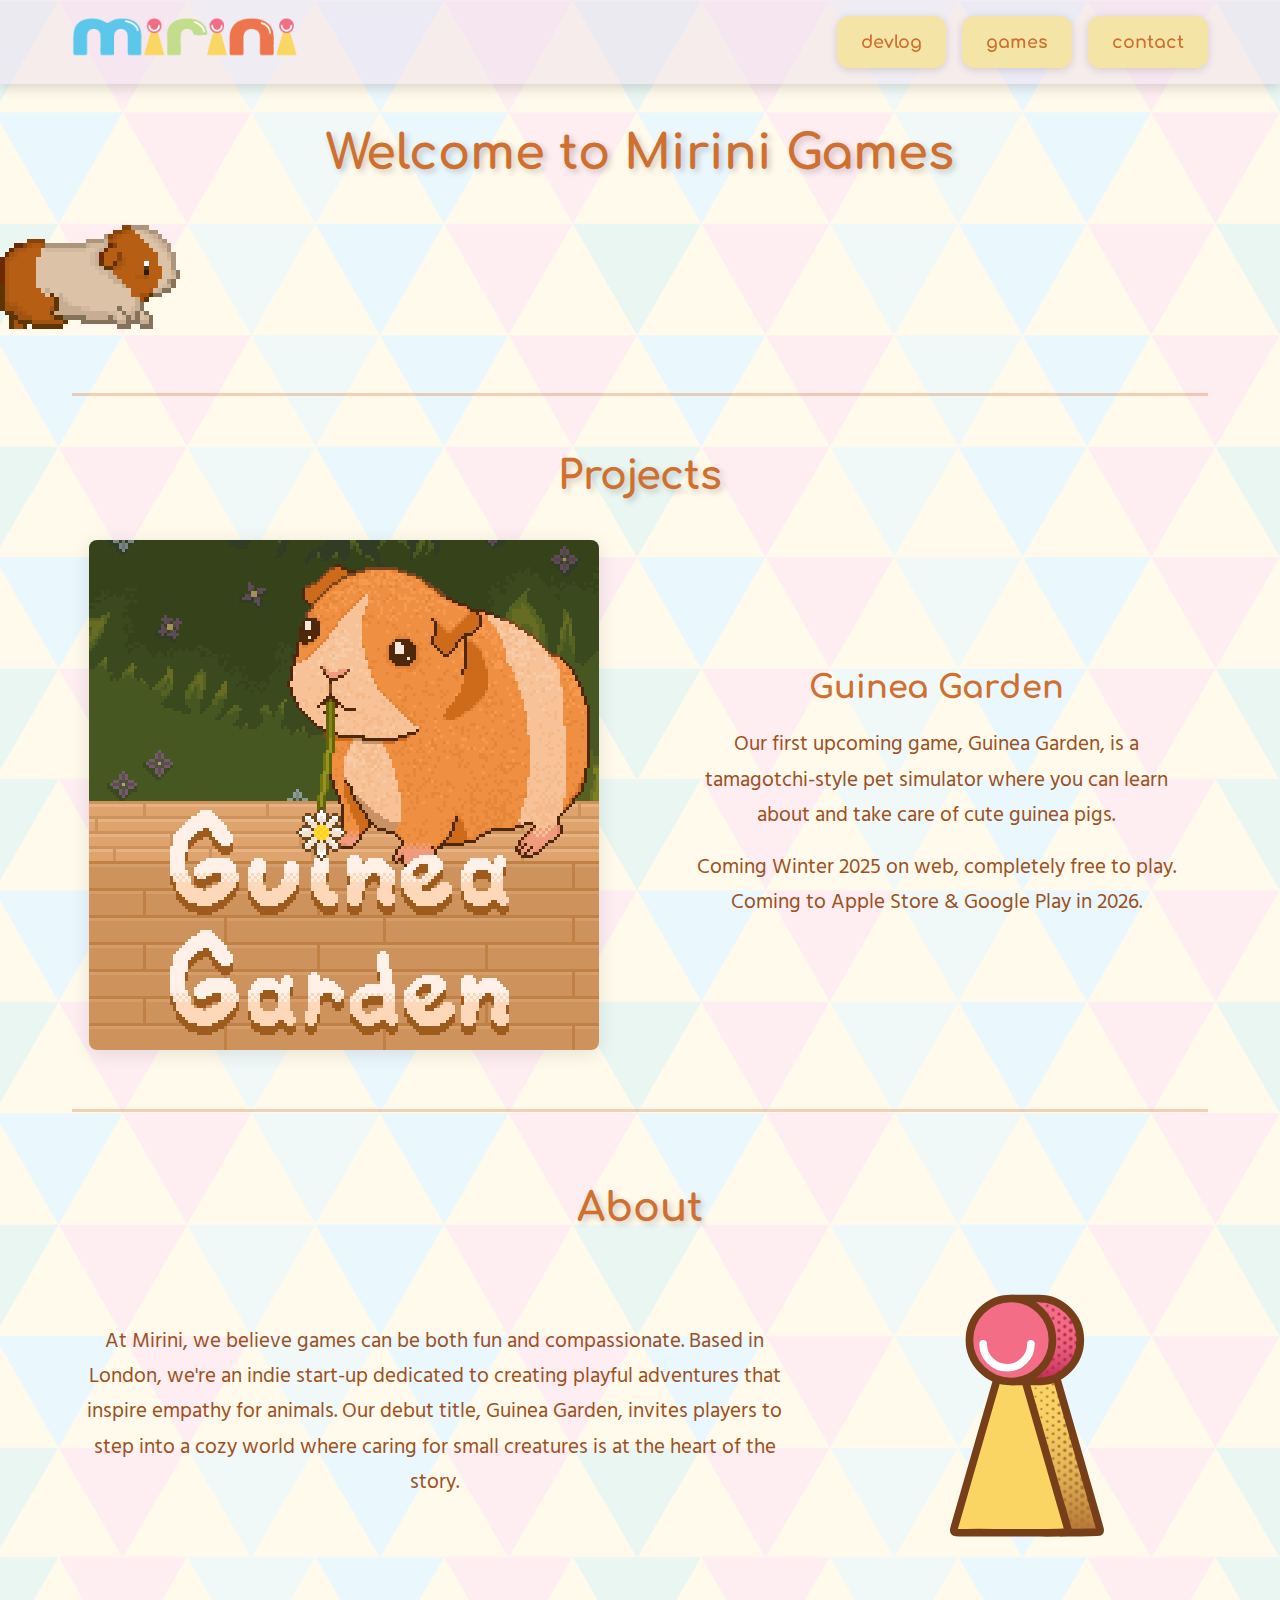
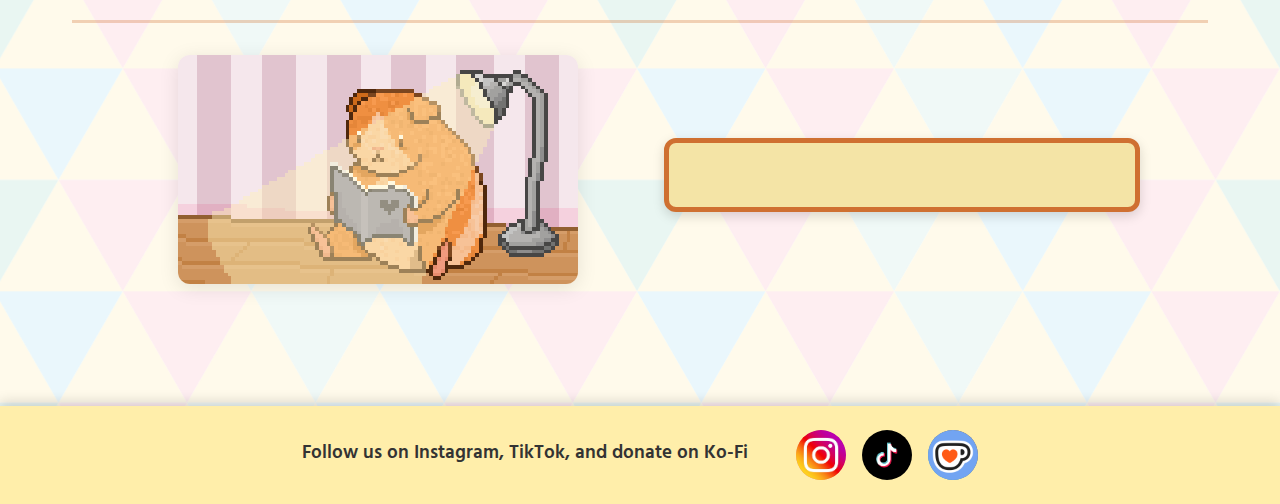
<file: index.html>
<!DOCTYPE html>
<html lang="en">
<head>
    <meta charset="UTF-8">
    <meta name="viewport" content="width=device-width, initial-scale=1.0">
    <title>Mirini Games - Welcome</title>
    <link rel="stylesheet" href="css/styles.css">
    <link href="https://fonts.googleapis.com/css2?family=Comfortaa:wght@400;700&family=Hind+Guntur:wght@400;500&display=swap" rel="stylesheet">
    
    <!-- Google tag (gtag.js) -->
    <script async src="https://www.googletagmanager.com/gtag/js?id=G-4J4Q8JQ5W8"></script>
    <script>
      window.dataLayer = window.dataLayer || [];
      function gtag(){dataLayer.push(arguments);}
      gtag('js', new Date());

      gtag('config', 'G-4J4Q8JQ5W8');
    </script>
    
    <!-- MailerLite Universal -->
    <script>
        (function(w,d,e,u,f,l,n){w[f]=w[f]||function(){(w[f].q=w[f].q||[])
        .push(arguments);},l=d.createElement(e),l.async=1,l.src=u,
        n=d.getElementsByTagName(e)[0],n.parentNode.insertBefore(l,n);})
        (window,document,'script','https://assets.mailerlite.com/js/universal.js','ml');
        ml('account', '1709726');
    </script>
    <!-- End MailerLite Universal -->
</head>
<body>
    <!-- Header -->
    <header class="header">
        <div class="header-content">
                            <div class="logo">
                    <a href="index.html">
                        <img src="assets/branding/letter-logo.png" alt="Mirini Games Logo" class="logo-image">
                    </a>
                </div>
            <nav class="navigation">
                <a href="devlog.html" class="nav-button">devlog</a>
                <a href="games.html" class="nav-button">games</a>
                <a href="contact.html" class="nav-button">contact</a>
            </nav>
        </div>
    </header>

    <!-- Main Content -->
    <main class="main-content">
        <!-- Welcome Section -->
        <section class="welcome-section">
            <h1 class="section-header">Welcome to Mirini Games</h1>
                         <div class="guinea-pigs-animation-container">
                 <div class="walking-guinea-pig"></div>
             </div>
        </section>

        <!-- Projects Section -->
        <section class="projects-section">
            <h2 class="section-header">Projects</h2>
            <div class="project-content">
                                                 <div class="project-image">
                    <a href="games.html">
                        <img src="assets/images/guineaGardenCover.png" alt="Guinea Garden Game" class="game-image">
                    </a>
                </div>
                <div class="project-text">
                    <h3 class="game-title">
                        <a href="games.html">Guinea Garden</a>
                    </h3>
                    <p class="game-description">
                        Our first upcoming game, Guinea Garden, is a tamagotchi-style pet simulator where you can learn about and take care of cute guinea pigs.
                    </p>
                    <p class="release-info">
                        Coming Winter 2025 on web, completely free to play. Coming to Apple Store & Google Play in 2026.
                    </p>
                </div>
            </div>
        </section>

        <!-- About Section -->
        <section class="about-section">
            <h2 class="section-header">About</h2>
            <div class="about-content">
                <div class="about-text">
                    <p>
                        At Mirini, we believe games can be both fun and compassionate. Based in London, we're an indie start-up dedicated to creating playful adventures that inspire empathy for animals. Our debut title, Guinea Garden, invites players to step into a cozy world where caring for small creatures is at the heart of the story.
                    </p>
                </div>
                <div class="about-logo">
                    <img src="assets/branding/image-logo.svg" alt="Mirini Logo" class="about-logo-image">
                </div>
            </div>
        </section>

        <!-- Newsletter Section -->
        <section class="newsletter-section">
            <div class="newsletter-container">
                <div class="newsletter-art">
                    <img src="assets/images/newsletter-art.png" alt="Newsletter Art">
                </div>
                <div class="newsletter-form">
                    <div class="ml-embedded" data-form="zV0ZJa"></div>
                </div>
            </div>
        </section>
    </main>

    <!-- Footer -->
    <footer class="footer">
        <div class="footer-content">
            <div class="footer-text">
                Follow us on Instagram, TikTok, and donate on Ko-Fi
            </div>
                                     <div class="social-icons">
                <a href="https://www.instagram.com/mirinigames/" class="social-icon instagram" target="_blank" rel="noopener noreferrer">
                    <img src="assets/ui/insta-logo.jpg" alt="Instagram">
                </a>
                <a href="https://www.tiktok.com/@mirinigames" class="social-icon tiktok" target="_blank" rel="noopener noreferrer">
                    <img src="assets/ui/tiktok-logo.png" alt="TikTok">
                </a>
                <a href="https://ko-fi.com/mirini" class="social-icon kofi" target="_blank" rel="noopener noreferrer">
                    <img src="assets/ui/kofi-logo.png" alt="Ko-Fi">
                </a>
            </div>
        </div>
    </footer>
</body>
</html>
</file>
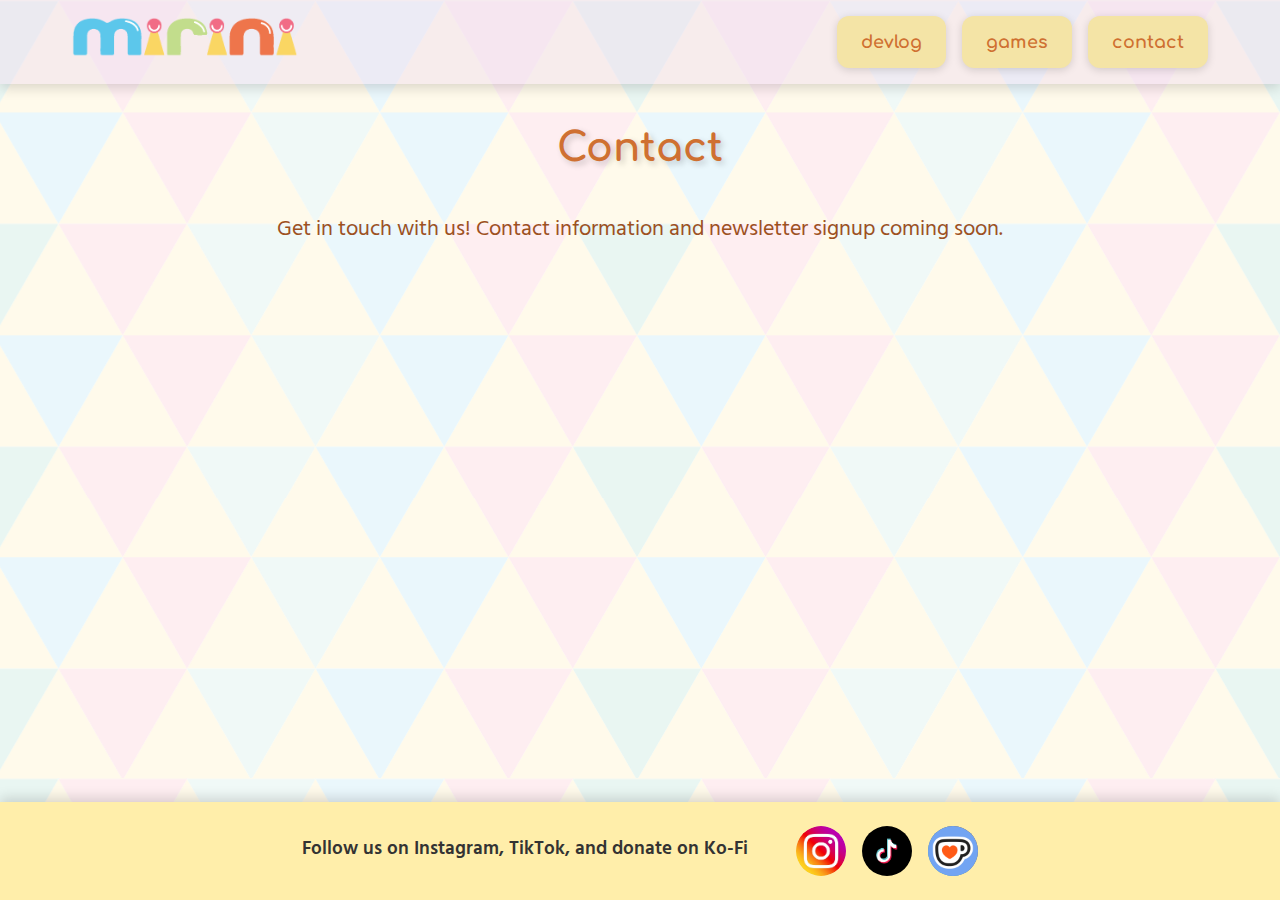
<file: contact.html>
<!DOCTYPE html>
<html lang="en">
<head>
    <meta charset="UTF-8">
    <meta name="viewport" content="width=device-width, initial-scale=1.0">
    <title>Mirini Games - Contact</title>
    <link rel="stylesheet" href="css/styles.css">
    <link href="https://fonts.googleapis.com/css2?family=Comfortaa:wght@400;700&family=Hind+Guntur:wght@400;500&display=swap" rel="stylesheet">
</head>
<body>
    <!-- Header -->
    <header class="header">
        <div class="header-content">
                            <div class="logo">
                    <a href="index.html">
                        <img src="assets/branding/letter-logo.png" alt="Mirini Games Logo" class="logo-image">
                    </a>
                </div>
            <nav class="navigation">
                <a href="devlog.html" class="nav-button">devlog</a>
                <a href="games.html" class="nav-button">games</a>
                <a href="contact.html" class="nav-button">contact</a>
            </nav>
        </div>
    </header>

    <!-- Main Content -->
    <main class="main-content">
        <section class="contact-section">
            <h1 class="section-header">Contact</h1>
            <div class="contact-content">
                <p>Get in touch with us! Contact information and newsletter signup coming soon.</p>
            </div>
        </section>
    </main>

    <!-- Footer -->
    <footer class="footer">
        <div class="footer-content">
            <div class="footer-text">
                Follow us on Instagram, TikTok, and donate on Ko-Fi
            </div>
                                     <div class="social-icons">
                <a href="https://www.instagram.com/mirinigames/" class="social-icon instagram" target="_blank" rel="noopener noreferrer">
                    <img src="assets/ui/insta-logo.jpg" alt="Instagram">
                </a>
                <a href="https://www.tiktok.com/@mirinigames" class="social-icon tiktok" target="_blank" rel="noopener noreferrer">
                    <img src="assets/ui/tiktok-logo.png" alt="TikTok">
                </a>
                <a href="https://ko-fi.com/mirini" class="social-icon kofi" target="_blank" rel="noopener noreferrer">
                    <img src="assets/ui/kofi-logo.png" alt="Ko-Fi">
                </a>
            </div>
        </div>
    </footer>
</body>
</html>
</file>
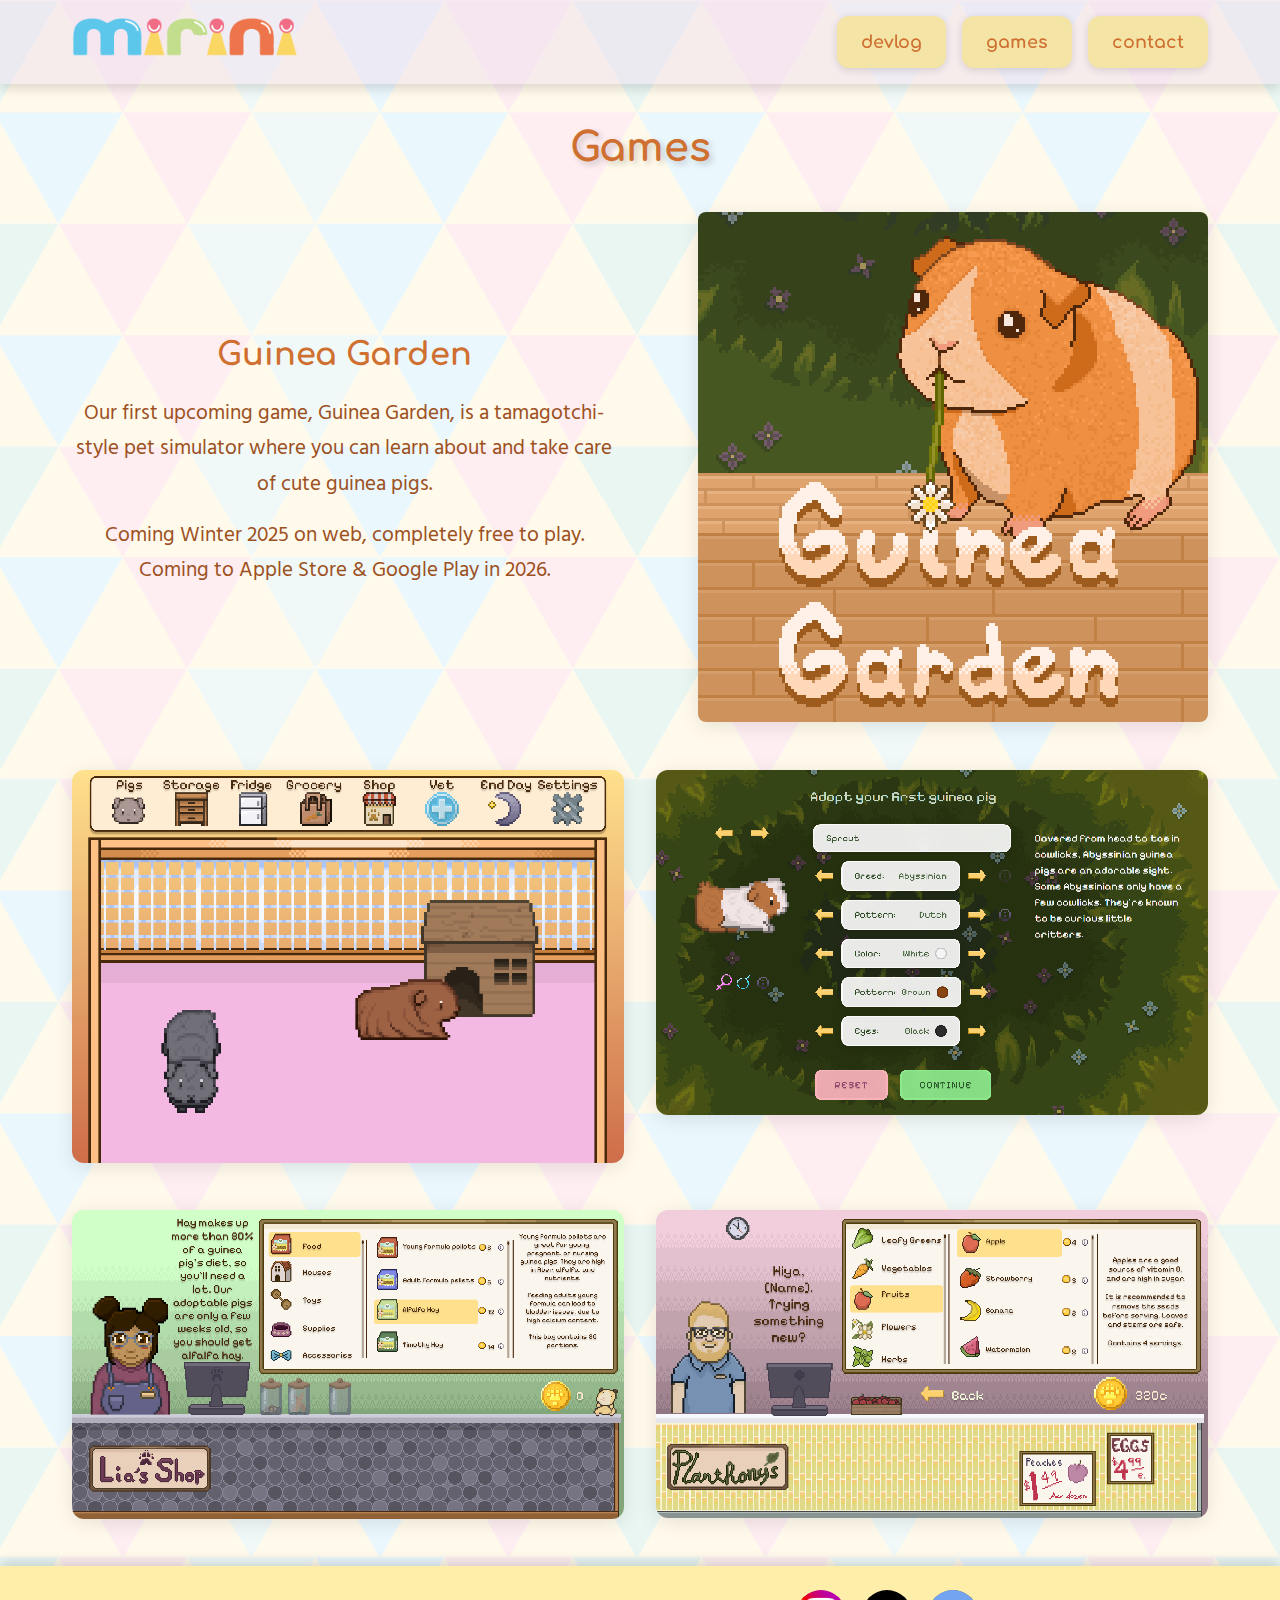
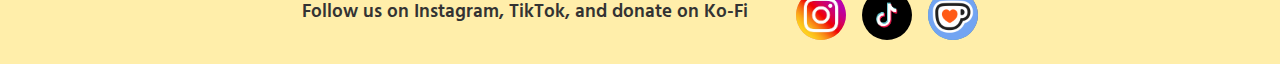
<file: games.html>
<!DOCTYPE html>
<html lang="en">
<head>
    <meta charset="UTF-8">
    <meta name="viewport" content="width=device-width, initial-scale=1.0">
    <title>Mirini Games - Games</title>
    <link rel="icon" type="image/svg+xml" href="assets/branding/image-logo.svg">
    <link rel="alternate icon" type="image/png" href="assets/branding/letter-logo.png">
    <link rel="stylesheet" href="css/styles.css">
    <link href="https://fonts.googleapis.com/css2?family=Comfortaa:wght@400;700&family=Hind+Guntur:wght@400;500&display=swap" rel="stylesheet">
    
    <!-- Google tag (gtag.js) -->
    <script async src="https://www.googletagmanager.com/gtag/js?id=G-4J4Q8JQ5W8"></script>
    <script>
      window.dataLayer = window.dataLayer || [];
      function gtag(){dataLayer.push(arguments);}
      gtag('js', new Date());

      gtag('config', 'G-4J4Q8JQ5W8');
    </script>
</head>
<body>
    <!-- Header -->
    <header class="header">
        <div class="header-content">
                            <div class="logo">
                    <a href="index.html">
                        <img src="assets/branding/letter-logo.png" alt="Mirini Games Logo" class="logo-image">
                    </a>
                </div>
            <nav class="navigation">
                <a href="devlog.html" class="nav-button">devlog</a>
                <a href="games.html" class="nav-button">games</a>
                <a href="contact.html" class="nav-button">contact</a>
            </nav>
        </div>
    </header>

    <!-- Main Content -->
    <main class="main-content">
        <section class="games-section">
            <h1 class="section-header">Games</h1>
            <div class="games-content">
                                                 <div class="game-card">
                    <div class="game-text">
                        <h3 class="game-title">Guinea Garden</h3>
                        <p class="game-description">
                            Our first upcoming game, Guinea Garden, is a tamagotchi-style pet simulator where you can learn about and take care of cute guinea pigs.
                        </p>
                        <p class="release-info">
                            Coming Winter 2025 on web, completely free to play. Coming to Apple Store & Google Play in 2026.
                        </p>
                    </div>
                    <img src="assets/images/guineaGardenCover.png" alt="Guinea Garden Game" class="game-image">
                </div>
                
                <div class="game-screenshots">
                    <div class="screenshot-grid">
                        <div class="screenshot-item">
                            <img src="assets/images/cageScreen.png" alt="Guinea Garden Cage Screen" class="screenshot-image">
                        </div>
                        <div class="screenshot-item">
                            <img src="assets/images/customizer.png" alt="Guinea Garden Customizer" class="screenshot-image">
                        </div>
                        <div class="screenshot-item">
                            <img src="assets/images/LiaShop.png" alt="Guinea Garden Shop" class="screenshot-image">
                        </div>
                        <div class="screenshot-item">
                            <img src="assets/images/planthony.png" alt="Guinea Garden Plant" class="screenshot-image">
                        </div>
                    </div>
                </div>
            </div>
        </section>
    </main>

    <!-- Footer -->
    <footer class="footer">
        <div class="footer-content">
            <div class="footer-text">
                Follow us on Instagram, TikTok, and donate on Ko-Fi
            </div>
                                     <div class="social-icons">
                <a href="https://www.instagram.com/mirinigames/" class="social-icon instagram" target="_blank" rel="noopener noreferrer">
                    <img src="assets/ui/insta-logo.jpg" alt="Instagram">
                </a>
                <a href="https://www.tiktok.com/@mirinigames" class="social-icon tiktok" target="_blank" rel="noopener noreferrer">
                    <img src="assets/ui/tiktok-logo.png" alt="TikTok">
                </a>
                <a href="https://ko-fi.com/mirini" class="social-icon kofi" target="_blank" rel="noopener noreferrer">
                    <img src="assets/ui/kofi-logo.png" alt="Ko-Fi">
                </a>
            </div>
        </div>
    </footer>
</body>
</html>
</file>
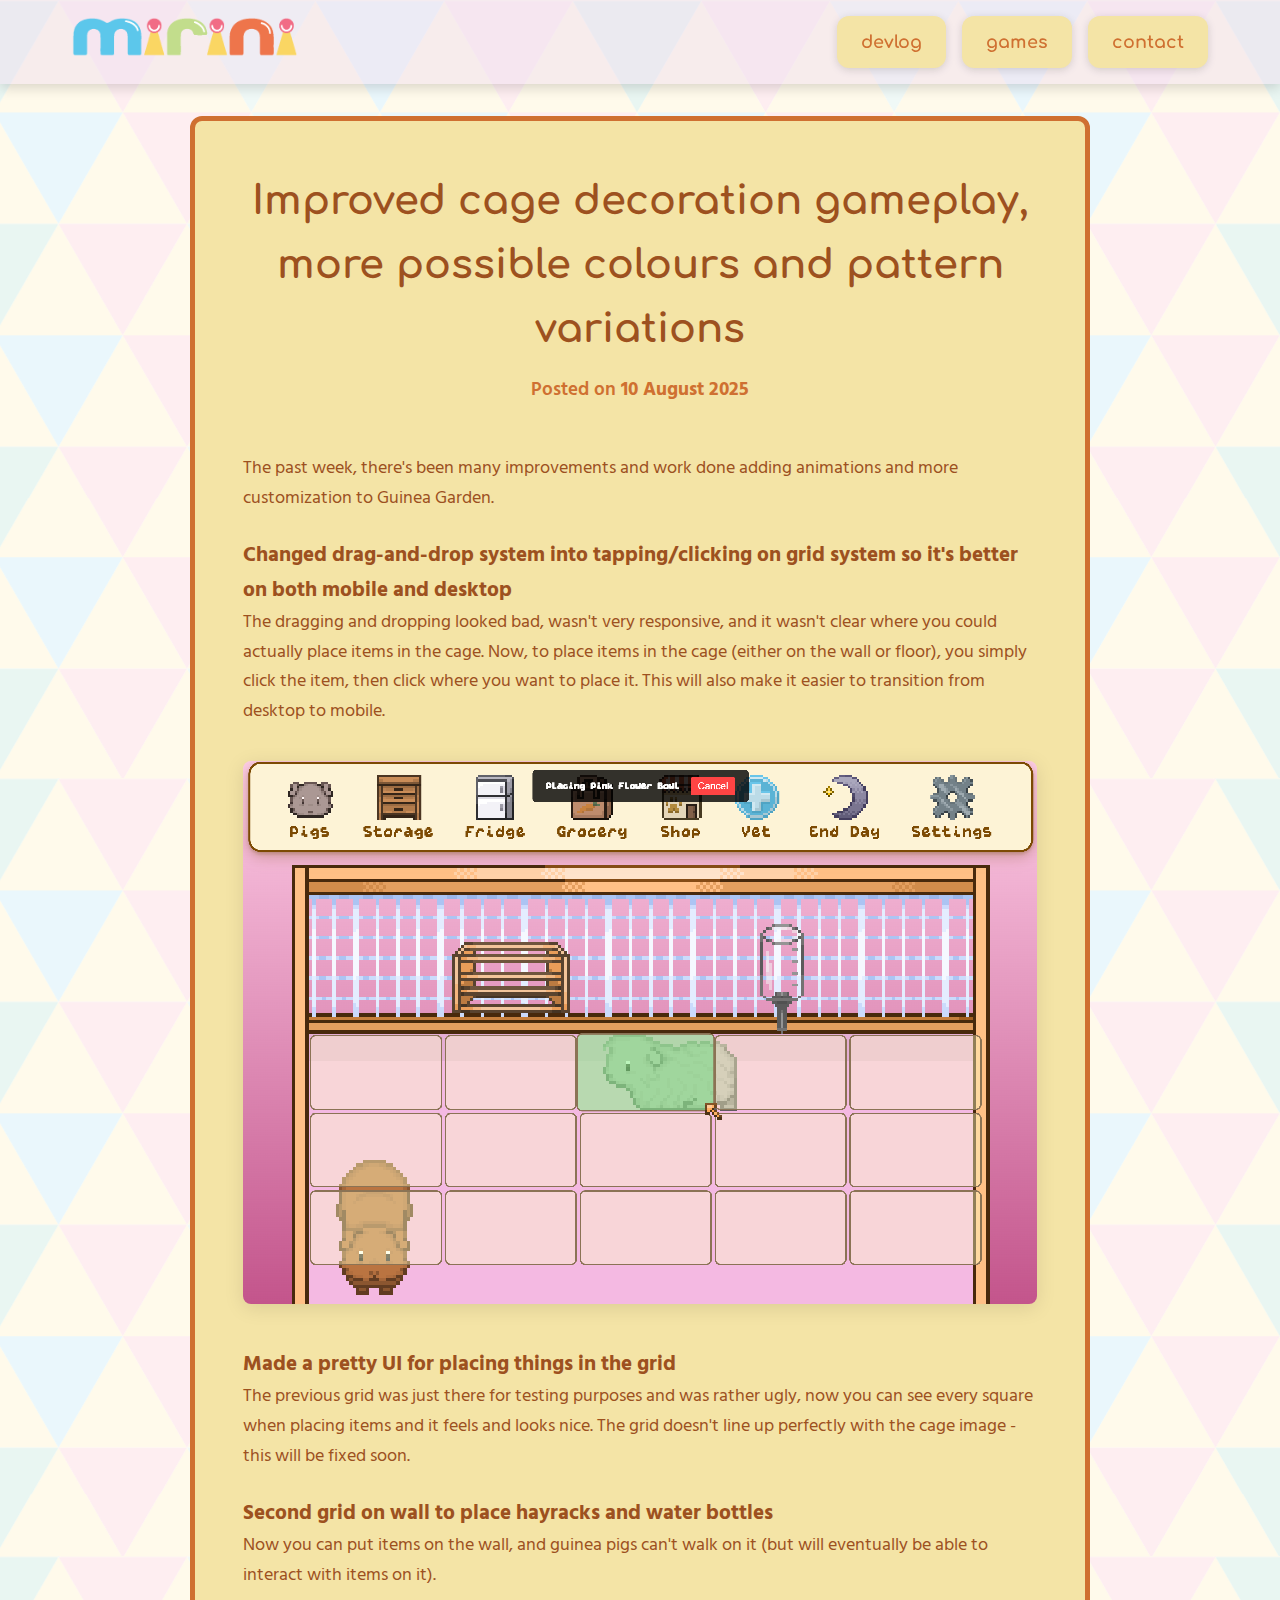
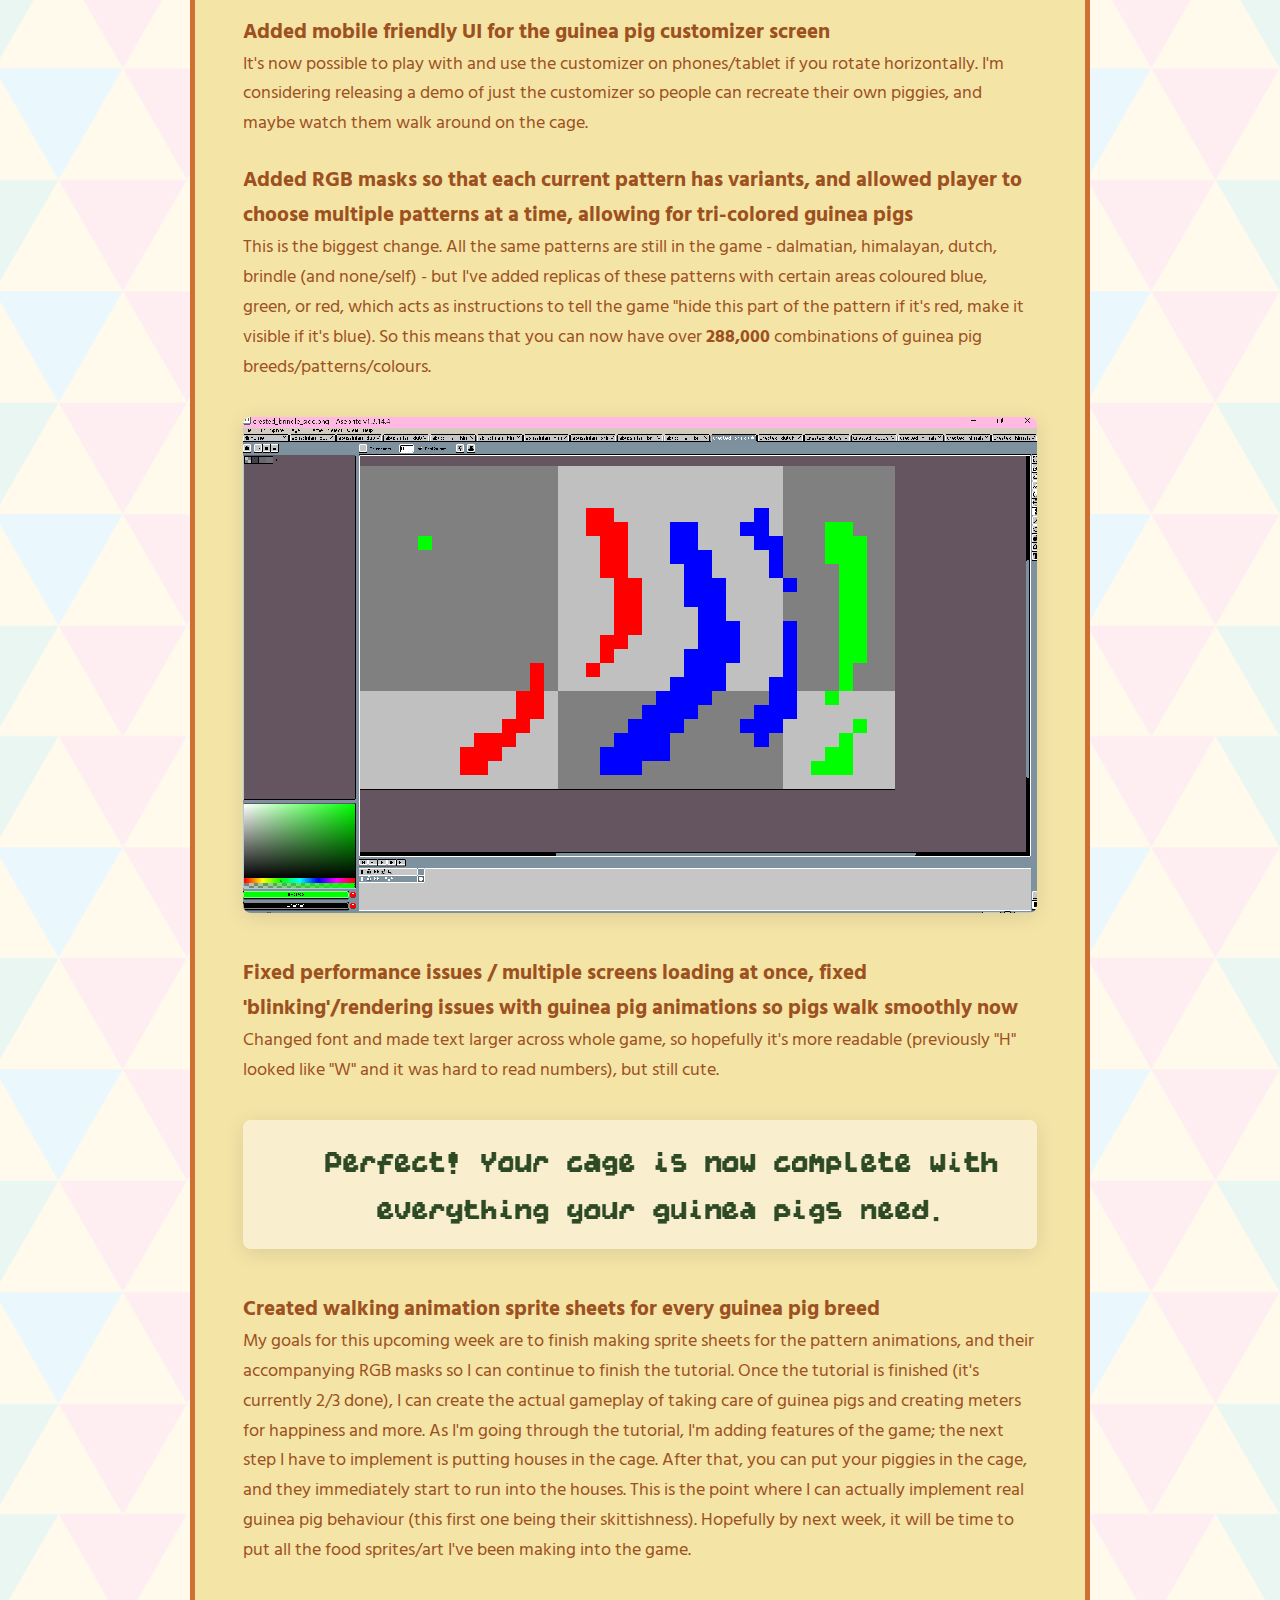
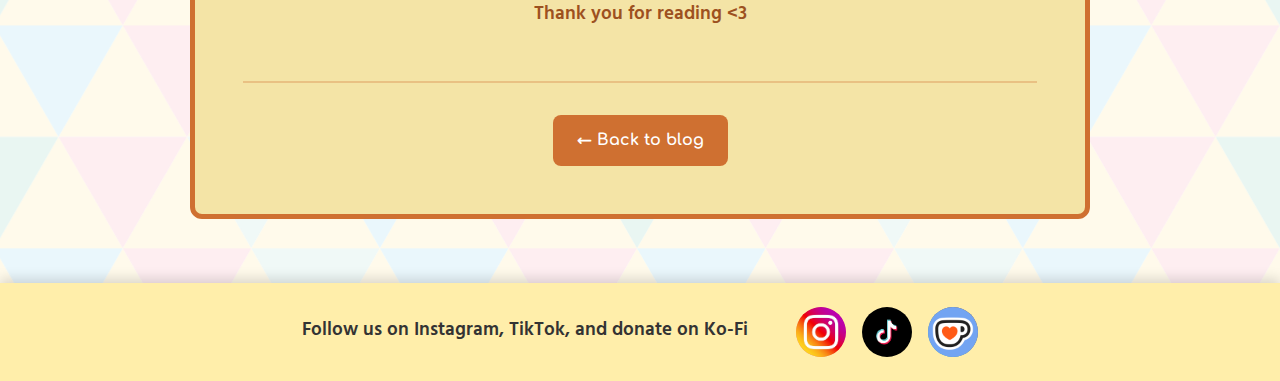
<file: blog/aug10-devlog-improved-cage-decoration.html>
<!DOCTYPE html>
<html lang="en">
<head>
    <meta charset="UTF-8">
    <meta name="viewport" content="width=device-width, initial-scale=1.0">
    <title>Improved cage decoration gameplay - Mirini Games</title>
    <link rel="icon" type="image/svg+xml" href="../assets/branding/image-logo.svg">
    <link rel="alternate icon" type="image/png" href="../assets/branding/letter-logo.png">
    <link rel="stylesheet" href="../css/styles.css">
    <link href="https://fonts.googleapis.com/css2?family=Comfortaa:wght@400;700&family=Hind+Guntur:wght@400;500&display=swap" rel="stylesheet">
    
    <!-- Google tag (gtag.js) -->
    <script async src="https://www.googletagmanager.com/gtag/js?id=G-4J4Q8JQ5W8"></script>
    <script>
      window.dataLayer = window.dataLayer || [];
      function gtag(){dataLayer.push(arguments);}
      gtag('js', new Date());

      gtag('config', 'G-4J4Q8JQ5W8');
    </script>
</head>
<body>
    <!-- Header -->
    <header class="header">
        <div class="header-content">
            <div class="logo">
                <a href="../index.html">
                    <img src="../assets/branding/letter-logo.png" alt="Mirini Games Logo" class="logo-image">
                </a>
            </div>
            <nav class="navigation">
                <a href="../devlog.html" class="nav-button">devlog</a>
                <a href="../games.html" class="nav-button">games</a>
                <a href="../contact.html" class="nav-button">contact</a>
            </nav>
        </div>
    </header>

    <!-- Main Content -->
    <main class="main-content">
        <article class="blog-post">
            <div class="blog-post-container">
                <header class="blog-post-header">
                    <h1 class="blog-post-title">Improved cage decoration gameplay, more possible colours and pattern variations</h1>
                    <p class="blog-post-date">Posted on <span class="date-bold">10 August 2025</span></p>
                </header>
                
                <div class="blog-post-content">
                    <p>The past week, there's been many improvements and work done adding animations and more customization to Guinea Garden.</p>
                    
                    <h3>Changed drag-and-drop system into tapping/clicking on grid system so it's better on both mobile and desktop</h3>
                    <p>The dragging and dropping looked bad, wasn't very responsive, and it wasn't clear where you could actually place items in the cage. Now, to place items in the cage (either on the wall or floor), you simply click the item, then click where you want to place it. This will also make it easier to transition from desktop to mobile.</p>
                    
                    <div class="blog-post-image-center">
                        <img src="../assets/blog/10aug25/grid-system.png" alt="Grid System for Cage Decoration" class="blog-image">
                    </div>
                    
                    <h3>Made a pretty UI for placing things in the grid</h3>
                    <p>The previous grid was just there for testing purposes and was rather ugly, now you can see every square when placing items and it feels and looks nice. The grid doesn't line up perfectly with the cage image - this will be fixed soon.</p>
                    
                    <h3>Second grid on wall to place hayracks and water bottles</h3>
                    <p>Now you can put items on the wall, and guinea pigs can't walk on it (but will eventually be able to interact with items on it).</p>
                    
                    <h3>Added mobile friendly UI for the guinea pig customizer screen</h3>
                    <p>It's now possible to play with and use the customizer on phones/tablet if you rotate horizontally. I'm considering releasing a demo of just the customizer so people can recreate their own piggies, and maybe watch them walk around on the cage.</p>
                    
                    <h3>Added RGB masks so that each current pattern has variants, and allowed player to choose multiple patterns at a time, allowing for tri-colored guinea pigs</h3>
                    <p>This is the biggest change. All the same patterns are still in the game - dalmatian, himalayan, dutch, brindle (and none/self) - but I've added replicas of these patterns with certain areas coloured blue, green, or red, which acts as instructions to tell the game "hide this part of the pattern if it's red, make it visible if it's blue). So this means that you can now have over <strong>288,000</strong> combinations of guinea pig breeds/patterns/colours.</p>
                    
                    <div class="blog-post-image-center">
                        <img src="../assets/blog/10aug25/rgb-mask.png" alt="RGB Mask System for Pattern Variations" class="blog-image">
                    </div>
                    
                    <h3>Fixed performance issues / multiple screens loading at once, fixed 'blinking'/rendering issues with guinea pig animations so pigs walk smoothly now</h3>
                    <p>Changed font and made text larger across whole game, so hopefully it's more readable (previously "H" looked like "W" and it was hard to read numbers), but still cute.</p>
                    
                    <div class="blog-post-image-center">
                        <img src="../assets/blog/10aug25/new-font.png" alt="New Font and Improved Text Readability" class="blog-image">
                    </div>
                    
                    <h3>Created walking animation sprite sheets for every guinea pig breed</h3>
                    
                    <p>My goals for this upcoming week are to finish making sprite sheets for the pattern animations, and their accompanying RGB masks so I can continue to finish the tutorial. Once the tutorial is finished (it's currently 2/3 done), I can create the actual gameplay of taking care of guinea pigs and creating meters for happiness and more. As I'm going through the tutorial, I'm adding features of the game; the next step I have to implement is putting houses in the cage. After that, you can put your piggies in the cage, and they immediately start to run into the houses. This is the point where I can actually implement real guinea pig behaviour (this first one being their skittishness). Hopefully by next week, it will be time to put all the food sprites/art I've been making into the game.</p>
                    
                    <p class="blog-post-closing">Thank you for reading <3</p>
                    
                    <div class="blog-post-back-button">
                        <a href="../devlog.html" class="back-to-blog-button">← Back to blog</a>
                    </div>
                </div>
            </div>
        </article>
    </main>

    <!-- Footer -->
    <footer class="footer">
        <div class="footer-content">
            <div class="footer-text">
                Follow us on Instagram, TikTok, and donate on Ko-Fi
            </div>
            <div class="social-icons">
                <a href="https://www.instagram.com/mirinigames/" class="social-icon instagram" target="_blank" rel="noopener noreferrer">
                    <img src="../assets/ui/insta-logo.jpg" alt="Instagram">
                </a>
                <a href="https://www.tiktok.com/@mirinigames" class="social-icon tiktok" target="_blank" rel="noopener noreferrer">
                    <img src="../assets/ui/tiktok-logo.png" alt="TikTok">
                </a>
                <a href="https://ko-fi.com/mirini" class="social-icon kofi" target="_blank" rel="noopener noreferrer">
                    <img src="../assets/ui/kofi-logo.png" alt="Ko-Fi">
                </a>
            </div>
        </div>
    </footer>
</body>
</html>
</file>
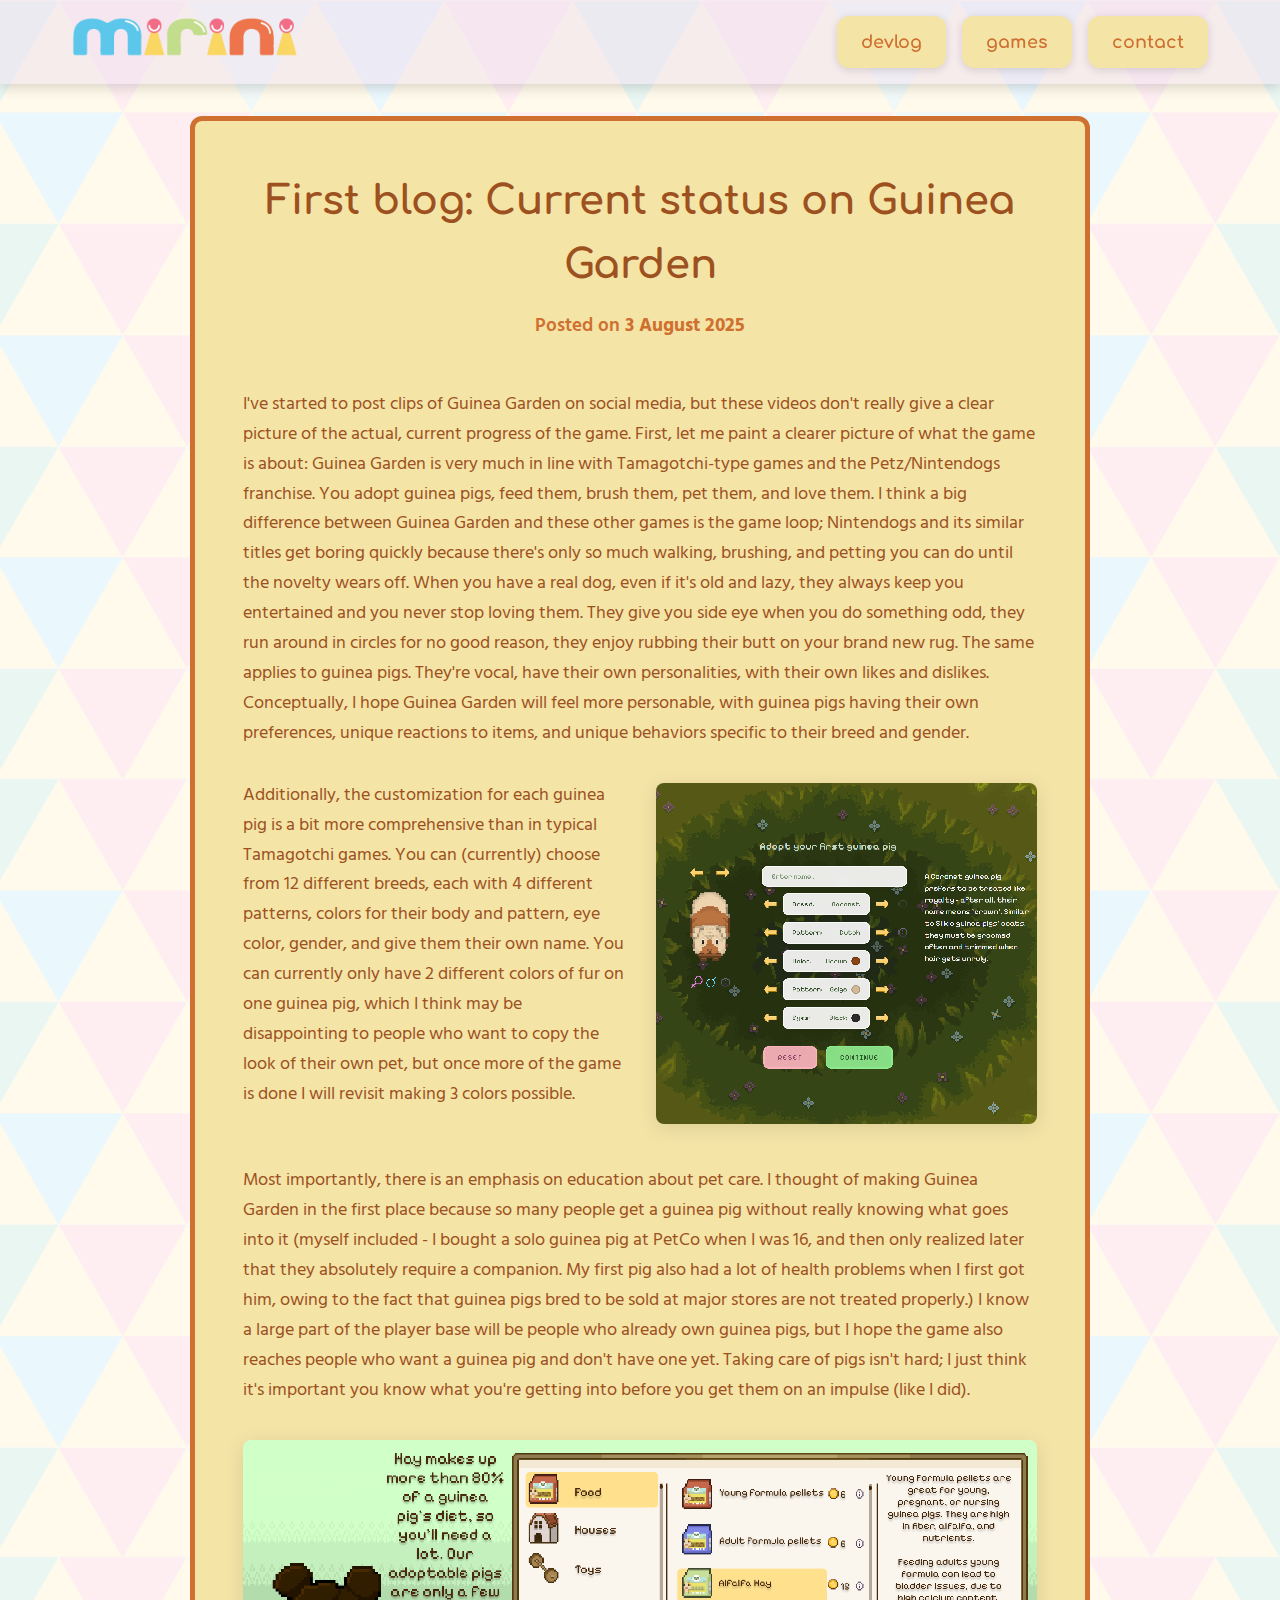
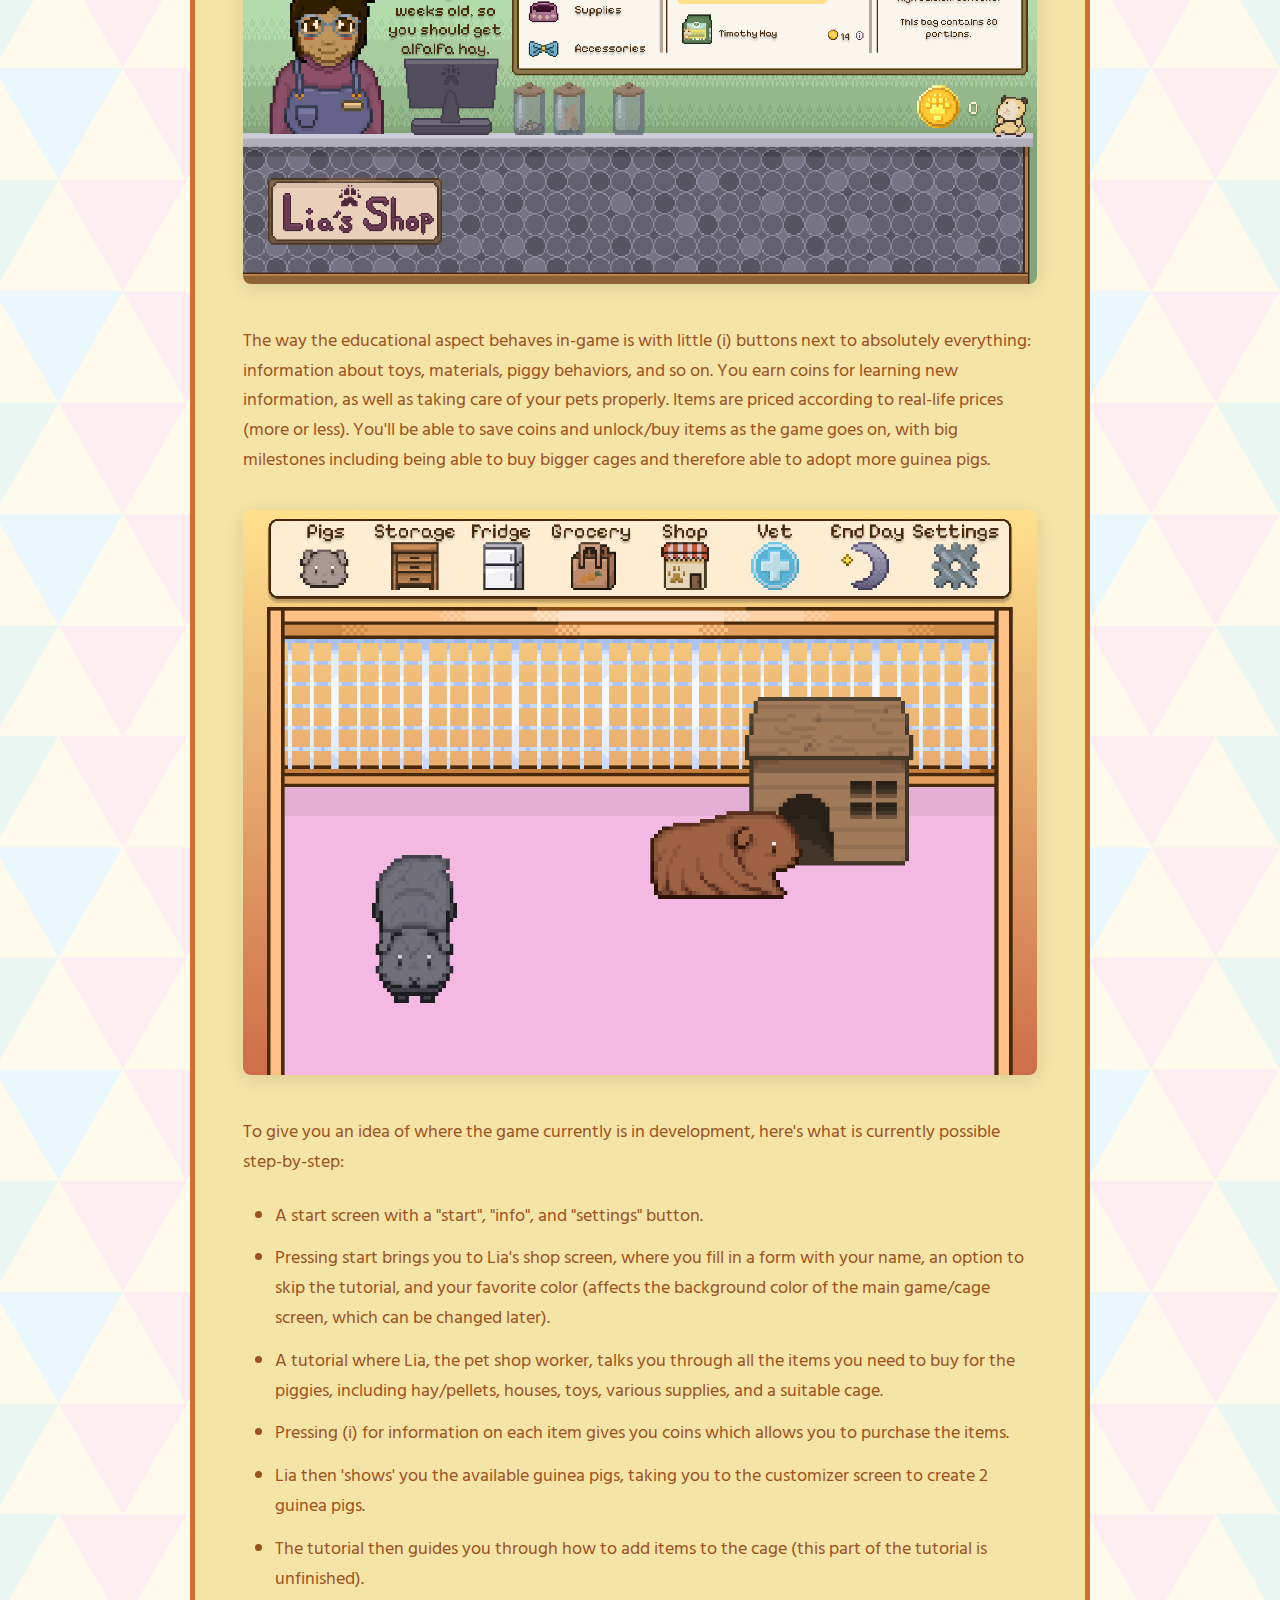
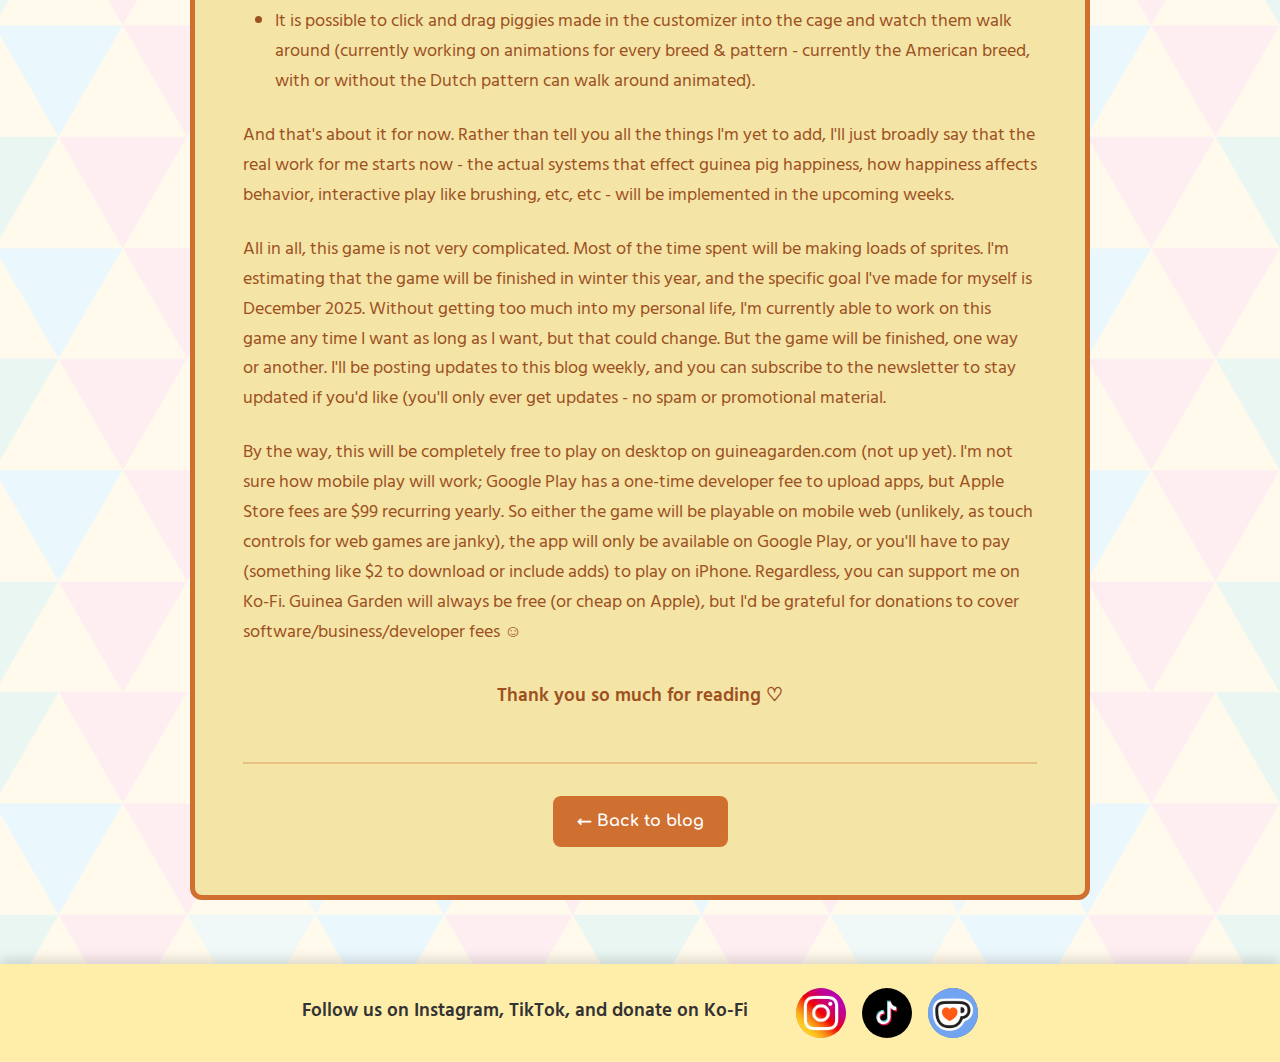
<file: blog/first-blog-current-status.html>
<!DOCTYPE html>
<html lang="en">
<head>
    <meta charset="UTF-8">
    <meta name="viewport" content="width=device-width, initial-scale=1.0">
    <title>First blog: Current status on Guinea Garden - Mirini Games</title>
    <link rel="icon" type="image/svg+xml" href="../assets/branding/image-logo.svg">
    <link rel="alternate icon" type="image/png" href="../assets/branding/letter-logo.png">
    <link rel="stylesheet" href="../css/styles.css">
    <link href="https://fonts.googleapis.com/css2?family=Comfortaa:wght@400;700&family=Hind+Guntur:wght@400;500&display=swap" rel="stylesheet">
    
    <!-- Google tag (gtag.js) -->
    <script async src="https://www.googletagmanager.com/gtag/js?id=G-4J4Q8JQ5W8"></script>
    <script>
      window.dataLayer = window.dataLayer || [];
      function gtag(){dataLayer.push(arguments);}
      gtag('js', new Date());

      gtag('config', 'G-4J4Q8JQ5W8');
    </script>
</head>
<body>
    <!-- Header -->
    <header class="header">
        <div class="header-content">
            <div class="logo">
                <a href="../index.html">
                    <img src="../assets/branding/letter-logo.png" alt="Mirini Games Logo" class="logo-image">
                </a>
            </div>
            <nav class="navigation">
                <a href="../devlog.html" class="nav-button">devlog</a>
                <a href="../games.html" class="nav-button">games</a>
                <a href="../contact.html" class="nav-button">contact</a>
            </nav>
        </div>
    </header>

    <!-- Main Content -->
    <main class="main-content">
        <article class="blog-post">
            <div class="blog-post-container">
                <header class="blog-post-header">
                    <h1 class="blog-post-title">First blog: Current status on Guinea Garden</h1>
                    <p class="blog-post-date">Posted on <span class="date-bold">3 August 2025</span></p>
                </header>
                
                <div class="blog-post-content">
                    <p>I've started to post clips of Guinea Garden on social media, but these videos don't really give a clear picture of the actual, current progress of the game. First, let me paint a clearer picture of what the game is about: Guinea Garden is very much in line with Tamagotchi-type games and the Petz/Nintendogs franchise. You adopt guinea pigs, feed them, brush them, pet them, and love them. I think a big difference between Guinea Garden and these other games is the game loop; Nintendogs and its similar titles get boring quickly because there's only so much walking, brushing, and petting you can do until the novelty wears off. When you have a real dog, even if it's old and lazy, they always keep you entertained and you never stop loving them. They give you side eye when you do something odd, they run around in circles for no good reason, they enjoy rubbing their butt on your brand new rug. The same applies to guinea pigs. They're vocal, have their own personalities, with their own likes and dislikes. Conceptually, I hope Guinea Garden will feel more personable, with guinea pigs having their own preferences, unique reactions to items, and unique behaviors specific to their breed and gender.</p>
                    
                    <div class="blog-post-image-section">
                        <div class="blog-post-text">
                            <p>Additionally, the customization for each guinea pig is a bit more comprehensive than in typical Tamagotchi games. You can (currently) choose from 12 different breeds, each with 4 different patterns, colors for their body and pattern, eye color, gender, and give them their own name. You can currently only have 2 different colors of fur on one guinea pig, which I think may be disappointing to people who want to copy the look of their own pet, but once more of the game is done I will revisit making 3 colors possible.</p>
                        </div>
                        <div class="blog-post-image">
                            <img src="../assets/blog/3aug25/customizer.png" alt="Guinea Pig Customization Screen" class="blog-image">
                        </div>
                    </div>
                    
                    <p>Most importantly, there is an emphasis on education about pet care. I thought of making Guinea Garden in the first place because so many people get a guinea pig without really knowing what goes into it (myself included - I bought a solo guinea pig at PetCo when I was 16, and then only realized later that they absolutely require a companion. My first pig also had a lot of health problems when I first got him, owing to the fact that guinea pigs bred to be sold at major stores are not treated properly.) I know a large part of the player base will be people who already own guinea pigs, but I hope the game also reaches people who want a guinea pig and don't have one yet. Taking care of pigs isn't hard; I just think it's important you know what you're getting into before you get them on an impulse (like I did).</p>
                    
                    <div class="blog-post-image-center">
                        <img src="../assets/blog/3aug25/lia-shop.png" alt="Lia's Shop Screen" class="blog-image">
                    </div>
                    
                    <p>The way the educational aspect behaves in-game is with little (i) buttons next to absolutely everything: information about toys, materials, piggy behaviors, and so on. You earn coins for learning new information, as well as taking care of your pets properly. Items are priced according to real-life prices (more or less). You'll be able to save coins and unlock/buy items as the game goes on, with big milestones including being able to buy bigger cages and therefore able to adopt more guinea pigs.</p>
                    
                    <div class="blog-post-image-center">
                        <img src="../assets/blog/3aug25/cage.png" alt="Guinea Pig Cage Screen" class="blog-image">
                    </div>
                    
                    <p>To give you an idea of where the game currently is in development, here's what is currently possible step-by-step:</p>
                    
                    <ul class="blog-post-list">
                        <li>A start screen with a "start", "info", and "settings" button.</li>
                        <li>Pressing start brings you to Lia's shop screen, where you fill in a form with your name, an option to skip the tutorial, and your favorite color (affects the background color of the main game/cage screen, which can be changed later).</li>
                        <li>A tutorial where Lia, the pet shop worker, talks you through all the items you need to buy for the piggies, including hay/pellets, houses, toys, various supplies, and a suitable cage.</li>
                        <li>Pressing (i) for information on each item gives you coins which allows you to purchase the items.</li>
                        <li>Lia then 'shows' you the available guinea pigs, taking you to the customizer screen to create 2 guinea pigs.</li>
                        <li>The tutorial then guides you through how to add items to the cage (this part of the tutorial is unfinished).</li>
                        <li>It is possible to click and drag piggies made in the customizer into the cage and watch them walk around (currently working on animations for every breed & pattern - currently the American breed, with or without the Dutch pattern can walk around animated).</li>
                    </ul>
                    
                    <p>And that's about it for now. Rather than tell you all the things I'm yet to add, I'll just broadly say that the real work for me starts now - the actual systems that effect guinea pig happiness, how happiness affects behavior, interactive play like brushing, etc, etc - will be implemented in the upcoming weeks.</p>
                    
                    <p>All in all, this game is not very complicated. Most of the time spent will be making loads of sprites. I'm estimating that the game will be finished in winter this year, and the specific goal I've made for myself is December 2025. Without getting too much into my personal life, I'm currently able to work on this game any time I want as long as I want, but that could change. But the game will be finished, one way or another. I'll be posting updates to this blog weekly, and you can subscribe to the newsletter to stay updated if you'd like (you'll only ever get updates - no spam or promotional material.</p>
                    
                    <p>By the way, this will be completely free to play on desktop on guineagarden.com (not up yet). I'm not sure how mobile play will work; Google Play has a one-time developer fee to upload apps, but Apple Store fees are $99 recurring yearly. So either the game will be playable on mobile web (unlikely, as touch controls for web games are janky), the app will only be available on Google Play, or you'll have to pay (something like $2 to download or include adds) to play on iPhone. Regardless, you can support me on Ko-Fi. Guinea Garden will always be free (or cheap on Apple), but I'd be grateful for donations to cover software/business/developer fees ☺</p>
                    
                    <p class="blog-post-closing">Thank you so much for reading ♡</p>
                    
                    <div class="blog-post-back-button">
                        <a href="../devlog.html" class="back-to-blog-button">← Back to blog</a>
                    </div>
                </div>
            </div>
        </article>
    </main>

    <!-- Footer -->
    <footer class="footer">
        <div class="footer-content">
            <div class="footer-text">
                Follow us on Instagram, TikTok, and donate on Ko-Fi
            </div>
            <div class="social-icons">
                <a href="https://www.instagram.com/mirinigames/" class="social-icon instagram" target="_blank" rel="noopener noreferrer">
                    <img src="../assets/ui/insta-logo.jpg" alt="Instagram">
                </a>
                <a href="https://www.tiktok.com/@mirinigames" class="social-icon tiktok" target="_blank" rel="noopener noreferrer">
                    <img src="../assets/ui/tiktok-logo.png" alt="TikTok">
                </a>
                <a href="https://ko-fi.com/mirini" class="social-icon kofi" target="_blank" rel="noopener noreferrer">
                    <img src="../assets/ui/kofi-logo.png" alt="Ko-Fi">
                </a>
            </div>
        </div>
    </footer>
</body>
</html>
</file>
<file: css/styles.css>
/* Reset and Base Styles */
* {
    margin: 0;
    padding: 0;
    box-sizing: border-box;
}

body {
    font-family: 'Hind Guntur', -apple-system, BlinkMacSystemFont, 'Segoe UI', Roboto, sans-serif;
    line-height: 1.6;
    color: #333;
    background-image: url('../assets/branding/triangle-bg.svg');
    background-repeat: repeat-y;
    background-size: 100vw auto;
    min-height: 100vh;
    overflow-x: hidden;
    display: flex;
    flex-direction: column;
}

/* Header Styles */
.header {
    background-color: rgba(239, 222, 238, 0.476); /* E9DFE8 with 40% opacity */
    box-shadow: 0 4px 12px rgba(0, 0, 0, 0.15);
    position: sticky;
    top: 0;
    z-index: 100;
}

.header-content {
    max-width: 1200px;
    margin: 0 auto;
    padding: 1rem 2rem;
    display: flex;
    justify-content: space-between;
    align-items: center;
}

.logo-image {
    height: 40px;
    width: auto;
}

.navigation {
    display: flex;
    gap: 1rem;
}

.nav-button {
    background-color: #f4e4a6; /* Light yellow */
    color: #CF7031;
    padding: 0.75rem 1.5rem;
    text-decoration: none;
    border-radius: 12px;
    font-family: 'Comfortaa', cursive;
    font-weight: 700;
    font-size: 1.1rem;
    transition: background-color 0.3s ease;
    box-shadow: 0 2px 8px rgba(0, 0, 0, 0.15);
}

.nav-button:hover {
    background-color: #e6d595;
}

/* Main Content */
.main-content {
    max-width: 1200px;
    margin: 0 auto;
    padding: 2rem;
    flex: 1;
}

/* Section Headers */
.section-header {
    font-family: 'Comfortaa', cursive;
    font-size: 2.5rem;
    font-weight: 900;
    color: #CF7031;
    text-align: center;
    margin-bottom: 2rem;
    text-shadow: 3px 3px 6px rgba(0, 0, 0, 0.2);
}

/* Welcome header - larger size */
.welcome-section .section-header {
    font-size: 3rem;
}

/* Welcome Section */
.welcome-section {
    margin-bottom: 3rem;
    padding-bottom: 2rem;
    border-bottom: 3px solid rgba(207, 112, 49, 0.3);
}

.guinea-pigs-animation-container {
    position: relative;
    width: 100vw;
    height: 120px;
    overflow: hidden;
    margin: 1rem 0;
    margin-left: calc(-50vw + 50%);
    max-width: 100vw;
}

.walking-guinea-pig {
    position: absolute;
    width: 180px;
    height: 104px;
    background-image: url('../assets/animations/guineaPigWalking.png');
    background-repeat: no-repeat;
    background-size: 720px 104px;
    animation: 
        walk 0.6s steps(4) infinite,
        moveRight 8s linear infinite;
    image-rendering: pixelated;
    image-rendering: -moz-crisp-edges;
    image-rendering: crisp-edges;
}

@keyframes walk {
    0% { background-position: 0 0; }
    100% { background-position: -720px 0; } /* 4 frames * 180px width */
}

/* Mobile walk animations */
@media (max-width: 768px) {
    @keyframes walk {
        0% { background-position: 0 0; }
        100% { background-position: -600px 0; } /* 4 frames * 150px width */
    }
}

@media (max-width: 480px) {
    @keyframes walk {
        0% { background-position: 0 0; }
        100% { background-position: -480px 0; } /* 4 frames * 120px width */
    }
}

@media (max-width: 375px) {
    @keyframes walk {
        0% { background-position: 0 0; }
        100% { background-position: -400px 0; } /* 4 frames * 100px width */
    }
}

@keyframes moveRight {
    0% { left: -180px; }
    100% { left: 100vw; }
}

/* Projects Section */
.projects-section {
    margin-bottom: 4rem;
    padding-bottom: 3rem;
    border-bottom: 3px solid rgba(207, 112, 49, 0.3);
}

.project-content {
    display: grid;
    grid-template-columns: 1fr 1fr;
    gap: 3rem;
    align-items: center;
}

.project-image {
    text-align: center;
}

.game-image {
    width: 510px;
    height: auto;
    border-radius: 8px;
    box-shadow: 0 4px 20px rgba(0, 0, 0, 0.1);
    image-rendering: pixelated;
    image-rendering: -moz-crisp-edges;
    image-rendering: crisp-edges;
}

.project-text {
    padding: 1rem;
}

.game-title {
    font-family: 'Comfortaa', cursive;
    font-size: 2rem;
    font-weight: 700;
    color: #CF7031;
    margin-bottom: 1rem;
    text-align: center;
}

.game-title a {
    color: #CF7031;
    text-decoration: none;
    transition: color 0.3s ease;
}

.game-title a:hover {
    color: #b85a28;
}

.game-description,
.release-info {
    font-size: 1.3rem;
    color: #9D511F;
    margin-bottom: 1rem;
    line-height: 1.7;
    text-align: center;
}

/* About Section */
.about-section {
    margin-bottom: 4rem;
}

.about-content {
    display: grid;
    grid-template-columns: 2fr 1fr;
    gap: 3rem;
    align-items: center;
}

.about-text p {
    font-size: 1.3rem;
    color: #9D511F;
    line-height: 1.7;
    text-align: center;
}

.about-logo {
    text-align: center;
}

.about-logo-image {
    max-width: 200px;
    height: auto;
}

/* Newsletter Section */
.newsletter-section {
    margin: 3rem 0;
    padding: 2rem 0;
    border-top: 3px solid rgba(207, 112, 49, 0.3);
}

.newsletter-container {
    max-width: 1000px;
    margin: 0 auto;
    display: grid;
    grid-template-columns: 1fr 1fr;
    gap: 3rem;
    align-items: center;
}

.newsletter-art {
    text-align: center;
}

.newsletter-art img {
    width: 400px;
    height: auto;
    border-radius: 12px;
    box-shadow: 0 4px 20px rgba(0, 0, 0, 0.1);
    image-rendering: pixelated;
    image-rendering: -moz-crisp-edges;
    image-rendering: crisp-edges;
}

.newsletter-form {
    background-color: #f4e4a6;
    border: 5px solid #CF7031;
    border-radius: 12px;
    padding: 2rem;
    box-shadow: 0 4px 12px rgba(0, 0, 0, 0.15);
}

/* Footer */
.footer {
    background-color: #FFEEAA;
    color: #333;
    padding: 1.5rem 0;
    margin-top: auto;
    box-shadow: 0 -4px 12px rgba(0, 0, 0, 0.15);
}

.footer-content {
    max-width: 1200px;
    margin: 0 auto;
    padding: 0 2rem;
    display: flex;
    justify-content: center;
    align-items: center;
    gap: 3rem;
}

.footer-text {
    font-size: 1.2rem;
    font-weight: 600;
}

.social-icons {
    display: flex;
    gap: 1rem;
}

.social-icon {
    display: block;
    width: 50px;
    height: 50px;
    border-radius: 50%;
    overflow: hidden;
    transition: transform 0.3s ease;
}

.social-icon:hover {
    transform: scale(1.1);
}

.social-icon img {
    width: 100%;
    height: 100%;
    object-fit: cover;
}

/* Placeholder styles for social icons */
.instagram {
    background: linear-gradient(45deg, #ff6b6b, #feca57);
}

.tiktok {
    background-color: #000;
}

.kofi {
    background: linear-gradient(45deg, #29abe2, #8b4513);
}

/* Additional Page Styles */
.devlog-content,
.contact-content,
.games-content {
    text-align: center;
    font-size: 1.4rem;
    color: #9D511F;
    line-height: 1.7;
}

/* Contact Form Styles */
.contact-form {
    max-width: 600px;
    margin: 2rem auto 0;
    background-color: #f4e4a6;
    border: 5px solid #CF7031;
    border-radius: 12px;
    padding: 2rem;
    text-align: left;
    box-shadow: 0 4px 12px rgba(0, 0, 0, 0.15);
}

.form-group {
    margin-bottom: 1.5rem;
}

.form-group label {
    display: block;
    font-family: 'Comfortaa', cursive;
    font-weight: 700;
    color: #9D511F;
    margin-bottom: 0.5rem;
    font-size: 1.1rem;
}

.form-group input,
.form-group textarea {
    width: 100%;
    padding: 0.75rem;
    border: 3px solid #CF7031;
    border-radius: 8px;
    font-family: 'Hind Guntur', sans-serif;
    font-size: 1rem;
    background-color: rgba(255, 255, 255, 0.9);
    color: #9D511F;
    transition: border-color 0.3s ease, box-shadow 0.3s ease;
}

.form-group input:focus,
.form-group textarea:focus {
    outline: none;
    border-color: #29abe2;
    box-shadow: 0 0 0 3px rgba(41, 171, 226, 0.2);
}

.form-group textarea {
    resize: vertical;
    min-height: 120px;
}

.submit-button {
    background-color: #CF7031;
    color: white;
    border: none;
    padding: 1rem 2rem;
    border-radius: 12px;
    font-family: 'Comfortaa', cursive;
    font-weight: 700;
    font-size: 1.2rem;
    cursor: pointer;
    transition: background-color 0.3s ease, transform 0.2s ease;
    box-shadow: 0 4px 12px rgba(0, 0, 0, 0.15);
    width: 100%;
    margin-top: 1rem;
}

.submit-button:hover {
    background-color: #b85a28;
    transform: translateY(-2px);
    box-shadow: 0 6px 16px rgba(0, 0, 0, 0.2);
}

.submit-button:active {
    transform: translateY(0);
}

/* Blog Post Styles */
.blog-posts {
    max-width: 800px;
    margin: 0 auto;
}

.blog-post-preview {
    background-color: #f4e4a6;
    border: 5px solid #CF7031;
    border-radius: 12px;
    padding: 2rem;
    margin-bottom: 2rem;
    transition: transform 0.3s ease, box-shadow 0.3s ease;
    position: relative;
    display: flex;
    flex-direction: column;
}

.blog-post-preview:hover {
    transform: translateY(-2px);
    box-shadow: 0 8px 25px rgba(0, 0, 0, 0.15);
}

.blog-post-header-preview {
    margin-bottom: 1.5rem;
}

.blog-post-title {
    font-family: 'Comfortaa', cursive;
    font-size: 1.8rem;
    font-weight: 700;
    color: #9D511F;
    margin-bottom: 0.5rem;
    text-align: left;
}

.blog-post-date {
    font-size: 1rem;
    color: #CF7031;
    margin-bottom: 1rem;
    font-weight: 400;
}

.blog-post-content-preview {
    font-size: 1.1rem;
    color: #9D511F;
    line-height: 1.7;
    margin-bottom: 2rem;
    max-height: 60vh;
    overflow: hidden;
    position: relative;
}

.blog-post-content-preview p {
    margin-bottom: 1.5rem;
}

.blog-post-image-section-preview {
    display: grid;
    grid-template-columns: 1fr 1fr;
    gap: 2rem;
    align-items: start;
    margin: 2rem 0;
}

.blog-post-text-preview {
    display: flex;
    align-items: center;
}

.blog-post-image-preview {
    text-align: center;
}

.blog-post-image-center-preview {
    text-align: center;
    margin: 2rem 0;
}

.blog-post-list-preview {
    margin: 1.5rem 0;
    padding-left: 2rem;
}

.blog-post-list-preview li {
    margin-bottom: 0.8rem;
    color: #9D511F;
}

.blog-post-closing-preview {
    text-align: center;
    font-size: 1.2rem;
    font-weight: 600;
    margin-top: 2rem;
}

.blog-post-read-more {
    text-align: center;
    padding-top: 1rem;
    border-top: 2px solid rgba(207, 112, 49, 0.3);
    position: relative;
    z-index: 10;
    margin-top: auto;
}

.read-more-button {
    background-color: #CF7031;
    color: white;
    padding: 0.75rem 1.5rem;
    text-decoration: none;
    border-radius: 8px;
    font-family: 'Comfortaa', cursive;
    font-weight: 700;
    font-size: 1rem;
    transition: background-color 0.3s ease;
    display: inline-block;
    cursor: pointer;
}

.read-more-button:hover {
    background-color: #b85a28;
}

/* Pagination */
.pagination {
    text-align: center;
    margin-top: 3rem;
    padding: 1rem;
}

.page-info {
    font-family: 'Comfortaa', cursive;
    font-size: 1.2rem;
    font-weight: 700;
    color: #CF7031;
    background-color: #f4e4a6;
    padding: 0.75rem 1.5rem;
    border-radius: 8px;
    border: 3px solid #CF7031;
}

/* Individual Blog Post Page */
.blog-post {
    max-width: 900px;
    margin: 0 auto;
}

.blog-post-container {
    background-color: #f4e4a6;
    border: 5px solid #CF7031;
    border-radius: 12px;
    padding: 3rem;
    margin-bottom: 2rem;
}

.blog-post-header {
    text-align: center;
    margin-bottom: 3rem;
}

.blog-post-header .blog-post-title {
    font-size: 2.5rem;
    margin-bottom: 1rem;
    text-align: center;
    color: #9D511F;
}

.blog-post-date {
    font-size: 1.2rem;
    color: #CF7031;
    font-weight: 600;
}

.date-bold {
    font-weight: 700;
}

.blog-post-content {
    font-size: 1.1rem;
    color: #9D511F;
    line-height: 1.7;
}

.blog-post-content p {
    margin-bottom: 1.5rem;
}

.blog-post-image-section {
    display: grid;
    grid-template-columns: 1fr 1fr;
    gap: 2rem;
    align-items: start;
    margin: 2rem 0;
}

.blog-post-text {
    display: flex;
    align-items: center;
}

.blog-post-image {
    text-align: center;
}

.blog-post-image-center {
    text-align: center;
    margin: 2rem 0;
}

.blog-image {
    max-width: 100%;
    height: auto;
    border-radius: 8px;
    box-shadow: 0 4px 20px rgba(0, 0, 0, 0.1);
    image-rendering: pixelated;
    image-rendering: -moz-crisp-edges;
    image-rendering: crisp-edges;
}

.blog-post-list {
    margin: 1.5rem 0;
    padding-left: 2rem;
}

.blog-post-list li {
    margin-bottom: 0.8rem;
    color: #9D511F;
}

.blog-post-closing {
    text-align: center;
    font-size: 1.2rem;
    font-weight: 600;
    margin-top: 2rem;
}

.blog-post-back-button {
    text-align: center;
    margin-top: 3rem;
    padding-top: 2rem;
    border-top: 2px solid rgba(207, 112, 49, 0.3);
}

.back-to-blog-button {
    background-color: #CF7031;
    color: white;
    padding: 0.75rem 1.5rem;
    text-decoration: none;
    border-radius: 8px;
    font-family: 'Comfortaa', cursive;
    font-weight: 700;
    font-size: 1rem;
    transition: background-color 0.3s ease;
    display: inline-block;
    cursor: pointer;
}

.back-to-blog-button:hover {
    background-color: #b85a28;
}

.game-card {
    margin: 0 auto;
    display: grid;
    grid-template-columns: 1fr 1fr;
    gap: 3rem;
    align-items: center;
    max-width: 1200px;
}

.game-card .game-image {
    margin-bottom: 0;
    justify-self: end;
}

.game-card .game-text {
    text-align: center;
    display: flex;
    flex-direction: column;
    justify-content: center;
    align-items: center;
}

/* Game Screenshots */
.game-screenshots {
    margin-top: 3rem;
}

.screenshot-grid {
    display: grid;
    grid-template-columns: 1fr 1fr;
    gap: 2rem;
    max-width: 1400px;
    margin: 0 auto;
}

.screenshot-item {
    text-align: center;
}

.screenshot-image {
    width: 100%;
    height: auto;
    border-radius: 12px;
    box-shadow: 0 4px 20px rgba(0, 0, 0, 0.1);
    image-rendering: pixelated;
    image-rendering: -moz-crisp-edges;
    image-rendering: crisp-edges;
}

/* Logo link styling */
.logo a {
    text-decoration: none;
    display: block;
}

.logo a:hover {
    opacity: 0.8;
}

/* Responsive Design */
@media (max-width: 768px) {
    .header-content {
        padding: 1rem;
        flex-direction: column;
        gap: 1rem;
    }
    
    .main-content {
        padding: 1rem;
    }
    
    .section-header {
        font-size: 2rem;
    }
    
    .project-content,
    .about-content {
        grid-template-columns: 1fr;
        gap: 2rem;
    }
    
    .guinea-pigs-animation-container {
        height: 100px;
        width: 100vw;
        margin-left: calc(-50vw + 50%);
        max-width: 100vw;
    }
    
    .walking-guinea-pig {
        width: 150px;
        height: 86px;
        background-size: 600px 86px;
    }
    
    .game-card {
        grid-template-columns: 1fr;
        gap: 2rem;
        text-align: center;
    }
    
    .game-card .game-text {
        text-align: center;
    }
    
    .game-image {
        width: 100%;
        max-width: 400px;
        justify-self: center;
    }
    
    .footer-content {
        flex-direction: column;
        gap: 1rem;
        text-align: center;
    }
    
    /* Blog responsive styles */
    .blog-post-preview {
        padding: 1.5rem;
    }
    
    .blog-post-content-preview {
        max-height: 50vh;
    }
    
    .blog-post-title {
        font-size: 1.5rem;
    }
    
    .blog-post-container {
        padding: 2rem;
    }
    
    .blog-post-header .blog-post-title {
        font-size: 2rem;
    }
    
    .blog-post-image-section,
    .blog-post-image-section-preview {
        grid-template-columns: 1fr;
        gap: 1.5rem;
    }
    
    .screenshot-grid {
        grid-template-columns: 1fr;
        gap: 1.5rem;
    }
    
    .contact-form {
        padding: 1.5rem;
        margin: 1.5rem auto 0;
    }
    
    .form-group input,
    .form-group textarea {
        padding: 0.6rem;
        font-size: 0.95rem;
    }
    
    .submit-button {
        padding: 0.8rem 1.5rem;
        font-size: 1.1rem;
    }
    
    /* Newsletter responsive styles */
    .newsletter-container {
        grid-template-columns: 1fr;
        gap: 2rem;
    }
    
    .newsletter-art img {
        width: 350px;
    }
}

@media (max-width: 480px) {
    .section-header {
        font-size: 1.5rem;
    }
    
    .game-title {
        font-size: 1.5rem;
    }
    
    .guinea-pigs-animation-container {
        height: 80px;
        width: 100vw;
        margin-left: calc(-50vw + 50%);
        max-width: 100vw;
    }
    
    .walking-guinea-pig {
        width: 120px;
        height: 69px;
        background-size: 480px 69px;
    }
    
    .game-image {
        width: 100%;
        max-width: 300px;
    }
    
    .game-description,
    .release-info {
        font-size: 1.1rem;
    }
    
    .about-text p {
        font-size: 1.1rem;
    }
    
    /* Blog responsive styles for small screens */
    .blog-post-preview {
        padding: 1rem;
    }
    
    .blog-post-content-preview {
        max-height: 40vh;
    }
    
    .blog-post-title {
        font-size: 1.3rem;
    }
    
    .blog-post-container {
        padding: 1.5rem;
    }
    
    .blog-post-header .blog-post-title {
        font-size: 1.8rem;
    }
    
    .blog-post-content,
    .blog-post-content-preview {
        font-size: 1rem;
    }
    
    .contact-form {
        padding: 1rem;
        margin: 1rem auto 0;
    }
    
    .form-group {
        margin-bottom: 1rem;
    }
    
    .form-group label {
        font-size: 1rem;
    }
    
    .form-group input,
    .form-group textarea {
        padding: 0.5rem;
        font-size: 0.9rem;
    }
    
    .submit-button {
        padding: 0.7rem 1.2rem;
        font-size: 1rem;
    }
    
    /* Newsletter responsive styles for small screens */
    .newsletter-container {
        grid-template-columns: 1fr;
        gap: 1.5rem;
    }
    
    .newsletter-art img {
        width: 300px;
    }
}

/* Extra small mobile devices (iPhone SE, etc.) */
@media (max-width: 375px) {
    .main-content {
        padding: 0.5rem;
    }
    
    .section-header {
        font-size: 1.3rem;
    }
    
    .welcome-section .section-header {
        font-size: 1.5rem;
    }
    
    .game-title {
        font-size: 1.3rem;
    }
    
    .game-image {
        width: 100%;
        max-width: 250px;
    }
    
    .game-description,
    .release-info {
        font-size: 1rem;
    }
    
    .about-text p {
        font-size: 1rem;
    }
    
    .guinea-pigs-animation-container {
        height: 70px;
        width: 100vw;
        margin-left: calc(-50vw + 50%);
        max-width: 100vw;
    }
    
    .walking-guinea-pig {
        width: 100px;
        height: 58px;
        background-size: 400px 58px;
    }
    
    /* Blog responsive styles for extra small screens */
    .blog-post-preview {
        padding: 0.8rem;
    }
    
    .blog-post-content-preview {
        max-height: 30vh;
    }
    
    .blog-post-title {
        font-size: 1.2rem;
    }
    
    .blog-post-container {
        padding: 1rem;
    }
    
    .blog-post-header .blog-post-title {
        font-size: 1.5rem;
    }
    
    .blog-post-content,
    .blog-post-content-preview {
        font-size: 0.95rem;
    }
    
    .contact-form {
        padding: 0.8rem;
        margin: 0.8rem auto 0;
    }
    
    .form-group {
        margin-bottom: 0.8rem;
    }
    
    .form-group label {
        font-size: 0.95rem;
    }
    
    .form-group input,
    .form-group textarea {
        padding: 0.4rem;
        font-size: 0.85rem;
    }
    
    .submit-button {
        padding: 0.6rem 1rem;
        font-size: 0.95rem;
    }
    
    /* Newsletter responsive styles */
    .newsletter-container {
        grid-template-columns: 1fr;
        gap: 2rem;
    }
    
    .newsletter-art img {
        width: 320px;
    }
}

/* MailerLite Form Custom Styling */
.newsletter-form .ml-form-embedContainer {
    background: transparent !important;
    border: none !important;
    box-shadow: none !important;
}

.newsletter-form .ml-form-embedWrapper {
    background: transparent !important;
    border: none !important;
    box-shadow: none !important;
    width: 100% !important;
    max-width: 100% !important;
}

.newsletter-form .ml-form-embedBody {
    padding: 0 !important;
}

.newsletter-form .ml-form-embedContent h4 {
    font-family: 'Comfortaa', cursive !important;
    font-size: 1.8rem !important;
    font-weight: 700 !important;
    color: #9D511F !important;
    text-align: center !important;
    margin-bottom: 1rem !important;
}

.newsletter-form .ml-form-embedContent p {
    font-family: 'Hind Guntur', sans-serif !important;
    font-size: 1.1rem !important;
    color: #9D511F !important;
    text-align: center !important;
    margin-bottom: 1.5rem !important;
    line-height: 1.6 !important;
}

.newsletter-form .ml-form-fieldRow input {
    background-color: rgba(255, 255, 255, 0.9) !important;
    border: 3px solid #CF7031 !important;
    border-radius: 8px !important;
    font-family: 'Hind Guntur', sans-serif !important;
    font-size: 1rem !important;
    color: #9D511F !important;
    padding: 0.75rem !important;
    margin-bottom: 1rem !important;
}

.newsletter-form .ml-form-fieldRow input:focus {
    outline: none !important;
    border-color: #29abe2 !important;
    box-shadow: 0 0 0 3px rgba(41, 171, 226, 0.2) !important;
}

.newsletter-form .ml-form-embedSubmit button {
    background: linear-gradient(90deg, #80C8E0 0%, #F26D86 100%) !important;
    border: none !important;
    border-radius: 8px !important;
    color: #5D3A1A !important;
    font-family: 'Comfortaa', cursive !important;
    font-weight: 900 !important;
    font-size: 1.1rem !important;
    padding: 0.75rem 1.5rem !important;
    width: 100% !important;
    cursor: pointer !important;
    transition: all 0.3s ease !important;
}

.newsletter-form .ml-form-embedSubmit button:hover {
    background: linear-gradient(90deg, #6BB8D0 0%, #E25D76 100%) !important;
    transform: translateY(-2px) !important;
    box-shadow: 0 4px 12px rgba(0, 0, 0, 0.2) !important;
}

.newsletter-form .ml-form-successBody {
    background: transparent !important;
    border: none !important;
    padding: 0 !important;
}

.newsletter-form .ml-form-successContent h4 {
    font-family: 'Comfortaa', cursive !important;
    font-size: 1.8rem !important;
    font-weight: 700 !important;
    color: #9D511F !important;
    text-align: center !important;
    margin-bottom: 1rem !important;
}

.newsletter-form .ml-form-successContent p {
    font-family: 'Hind Guntur', sans-serif !important;
    font-size: 1.1rem !important;
    color: #9D511F !important;
    text-align: center !important;
    line-height: 1.6 !important;
}
</file>
